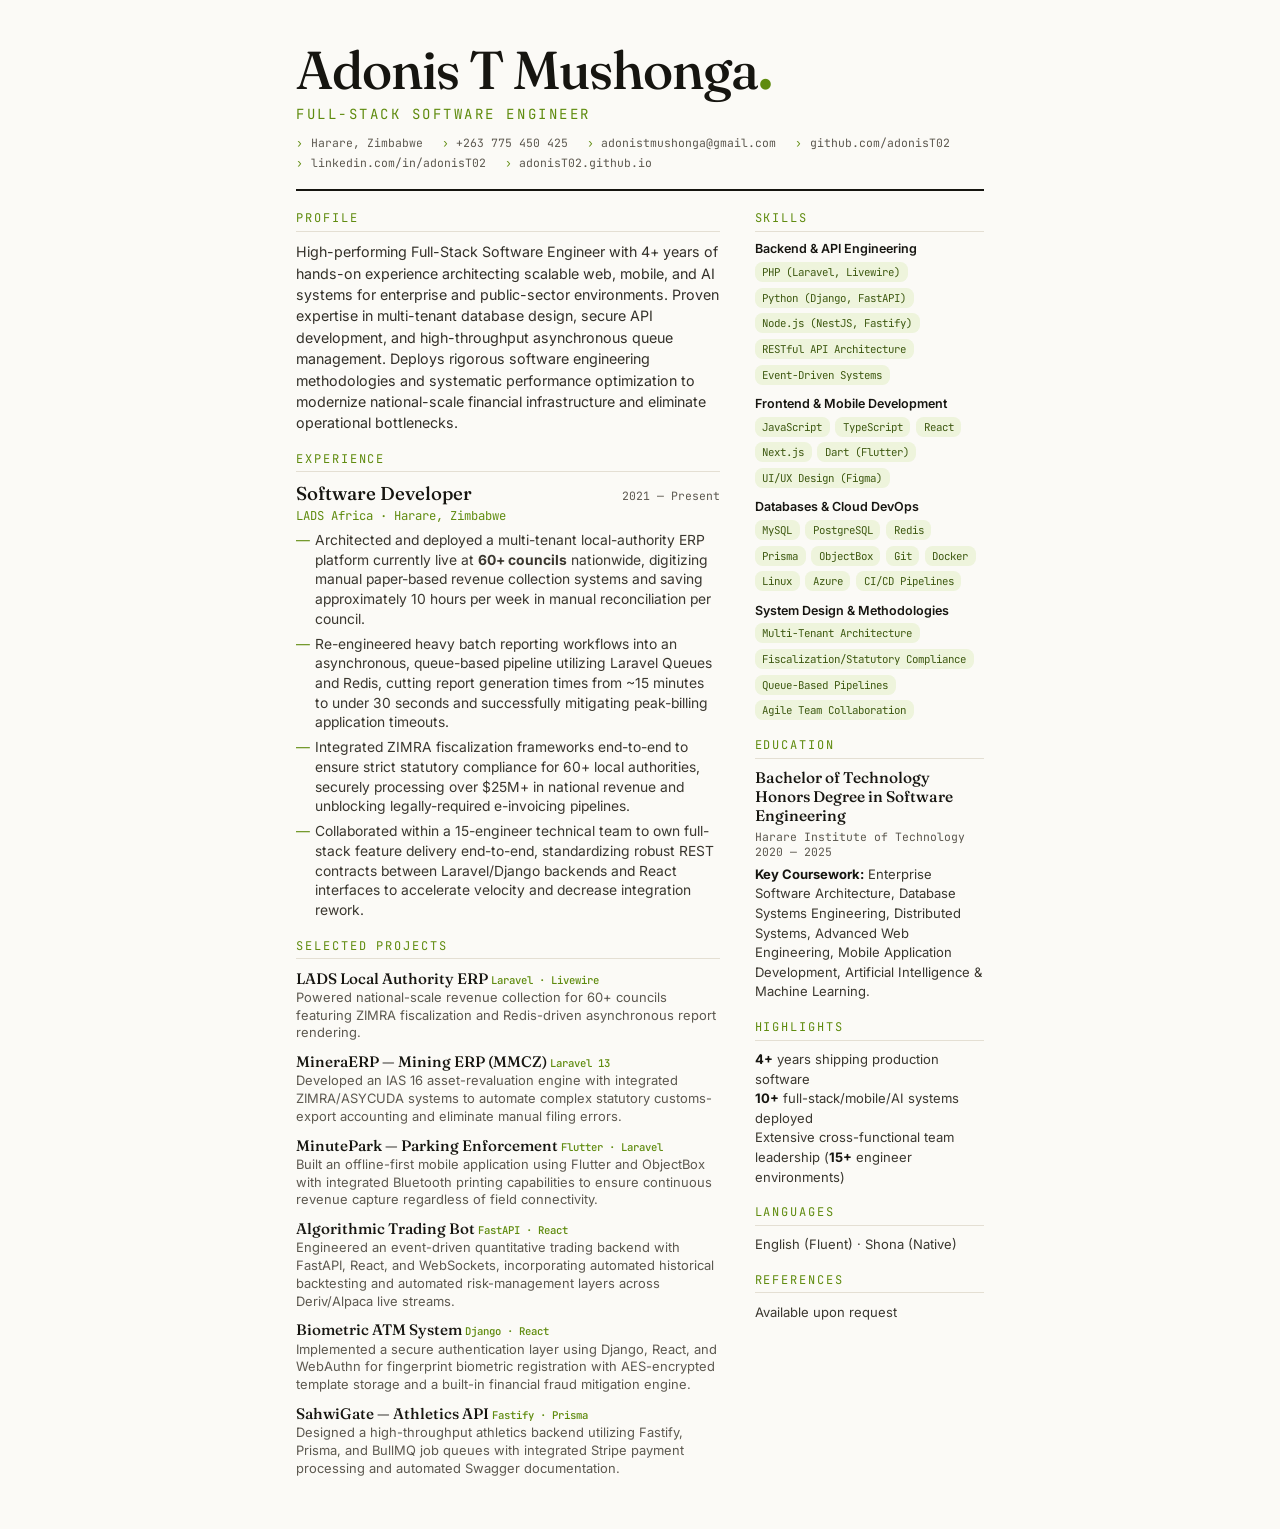
<file: resume.html>
<!DOCTYPE html>
<html lang="en">
<head>
  <meta charset="utf-8">
  <meta name="viewport" content="width=device-width, initial-scale=1.0">
  <title>Adonis T Mushonga — CV</title>
  <link rel="preconnect" href="https://fonts.googleapis.com">
  <link rel="preconnect" href="https://fonts.gstatic.com" crossorigin>
  <link href="https://fonts.googleapis.com/css2?family=Fraunces:ital,opsz,wght@0,9..144,400;0,9..144,500;0,9..144,600;1,9..144,400&family=Inter:wght@400;500;600&family=JetBrains+Mono:wght@400;500&display=swap" rel="stylesheet">
  <style>
    :root{
      --ink:#161510; --muted:#5c584f; --faint:#8a8579; --line:#e4dfd3;
      --accent:#5f8b0e; --accent-soft:#eef4dc; --paper:#fbfaf6;
      --serif:"Fraunces",Georgia,serif; --sans:"Inter",system-ui,sans-serif; --mono:"JetBrains Mono",Consolas,monospace;
    }
    *{box-sizing:border-box;margin:0;padding:0;}
    @page{ size:A4; margin:0; }
    html,body{ background:var(--paper); color:var(--ink); font-family:var(--sans); }
    body{ -webkit-print-color-adjust:exact; print-color-adjust:exact; }
    a{ color:inherit; text-decoration:none; }

    .page{ width:210mm; min-height:297mm; margin:0 auto; padding:12mm 14mm 9mm; background:var(--paper); }

    .head{ border-bottom:2px solid var(--ink); padding-bottom:5mm; margin-bottom:5mm; }
    .name{ font-family:var(--serif); font-weight:500; font-size:40pt; line-height:0.95; letter-spacing:-0.02em; }
    .name b{ color:var(--accent); }
    .role{ font-family:var(--mono); font-size:10.5pt; letter-spacing:0.18em; text-transform:uppercase; color:var(--accent); margin-top:2.5mm; }
    .contact{ font-family:var(--mono); font-size:8.6pt; color:var(--muted); margin-top:3mm; display:flex; flex-wrap:wrap; gap:1.5mm 5mm; }
    .contact span::before{ content:"›"; color:var(--accent); margin-right:2mm; }

    .grid{ display:grid; grid-template-columns:1.85fr 1fr; gap:9mm; }
    section{ margin-bottom:4.5mm; }
    .h{ font-family:var(--mono); font-size:9pt; letter-spacing:0.16em; text-transform:uppercase; color:var(--accent); margin-bottom:2.5mm; padding-bottom:1.2mm; border-bottom:1px solid var(--line); }

    .summary{ font-size:10.7pt; line-height:1.5; color:#333029; }

    .job{ margin-bottom:3.5mm; }
    .job__top{ display:flex; justify-content:space-between; align-items:baseline; gap:4mm; }
    .job__role{ font-family:var(--serif); font-size:14pt; font-weight:500; }
    .job__when{ font-family:var(--mono); font-size:8.6pt; color:var(--muted); white-space:nowrap; }
    .job__co{ font-family:var(--mono); font-size:9.2pt; color:var(--accent); margin:0.5mm 0 2mm; }
    .job ul{ list-style:none; }
    .job li{ position:relative; padding-left:5mm; font-size:10.4pt; line-height:1.42; color:#3a372f; margin-bottom:1.4mm; }
    .job li::before{ content:"—"; position:absolute; left:0; color:var(--accent); }

    .proj{ margin-bottom:2.6mm; }
    .proj__name{ font-family:var(--serif); font-size:11.4pt; font-weight:500; }
    .proj__name em{ font-style:normal; color:var(--accent); font-family:var(--mono); font-size:8pt; }
    .proj__desc{ font-size:9.7pt; color:var(--muted); line-height:1.38; margin-top:0.3mm; }

    .aside .h{ margin-top:0; }
    .skill-group{ margin-bottom:3mm; }
    .skill-group h4{ font-size:9.4pt; font-weight:600; margin-bottom:1.5mm; }
    .tags{ display:flex; flex-wrap:wrap; gap:1.5mm; }
    .tags span{ font-family:var(--mono); font-size:8.1pt; background:var(--accent-soft); color:#3f5a12; padding:0.8mm 2mm; border-radius:2mm; }
    .edu__deg{ font-family:var(--serif); font-size:11.6pt; font-weight:500; }
    .edu__meta{ font-family:var(--mono); font-size:8.6pt; color:var(--muted); margin-top:1mm; }
    .kv{ font-size:9.8pt; color:#3a372f; line-height:1.5; }
    .kv b{ color:var(--ink); }
    .edu__course{ margin-top:1.5mm; }
  </style>
</head>
<body>
  <div class="page">
    <header class="head">
      <div class="name">Adonis T Mushonga<b>.</b></div>
      <div class="role">Full-Stack Software Engineer</div>
      <div class="contact">
        <span>Harare, Zimbabwe</span>
        <span>+263 775 450 425</span>
        <span>adonistmushonga@gmail.com</span>
        <span>github.com/adonisT02</span>
        <span>linkedin.com/in/adonisT02</span>
        <span>adonisT02.github.io</span>
      </div>
    </header>

    <div class="grid">
      <main>
        <section>
          <div class="h">Profile</div>
          <p class="summary">
            High-performing Full-Stack Software Engineer with 4+ years of hands-on experience architecting scalable
            web, mobile, and AI systems for enterprise and public-sector environments. Proven expertise in
            multi-tenant database design, secure API development, and high-throughput asynchronous queue management.
            Deploys rigorous software engineering methodologies and systematic performance optimization to modernize
            national-scale financial infrastructure and eliminate operational bottlenecks.
          </p>
        </section>

        <section>
          <div class="h">Experience</div>
          <div class="job">
            <div class="job__top">
              <div class="job__role">Software Developer</div>
              <div class="job__when">2021 — Present</div>
            </div>
            <div class="job__co">LADS Africa · Harare, Zimbabwe</div>
            <ul>
              <li>Architected and deployed a multi-tenant local-authority ERP platform currently live at <b>60+ councils</b> nationwide, digitizing manual paper-based revenue collection systems and saving approximately 10 hours per week in manual reconciliation per council.</li>
              <li>Re-engineered heavy batch reporting workflows into an asynchronous, queue-based pipeline utilizing Laravel Queues and Redis, cutting report generation times from ~15 minutes to under 30 seconds and successfully mitigating peak-billing application timeouts.</li>
              <li>Integrated ZIMRA fiscalization frameworks end-to-end to ensure strict statutory compliance for 60+ local authorities, securely processing over $25M+ in national revenue and unblocking legally-required e-invoicing pipelines.</li>
              <li>Collaborated within a 15-engineer technical team to own full-stack feature delivery end-to-end, standardizing robust REST contracts between Laravel/Django backends and React interfaces to accelerate velocity and decrease integration rework.</li>
            </ul>
          </div>
        </section>

        <section>
          <div class="h">Selected Projects</div>
          <div class="proj"><div class="proj__name">LADS Local Authority ERP <em>Laravel · Livewire</em></div><div class="proj__desc">Powered national-scale revenue collection for 60+ councils featuring ZIMRA fiscalization and Redis-driven asynchronous report rendering.</div></div>
          <div class="proj"><div class="proj__name">MineraERP — Mining ERP (MMCZ) <em>Laravel 13</em></div><div class="proj__desc">Developed an IAS 16 asset-revaluation engine with integrated ZIMRA/ASYCUDA systems to automate complex statutory customs-export accounting and eliminate manual filing errors.</div></div>
          <div class="proj"><div class="proj__name">MinutePark — Parking Enforcement <em>Flutter · Laravel</em></div><div class="proj__desc">Built an offline-first mobile application using Flutter and ObjectBox with integrated Bluetooth printing capabilities to ensure continuous revenue capture regardless of field connectivity.</div></div>
          <div class="proj"><div class="proj__name">Algorithmic Trading Bot <em>FastAPI · React</em></div><div class="proj__desc">Engineered an event-driven quantitative trading backend with FastAPI, React, and WebSockets, incorporating automated historical backtesting and automated risk-management layers across Deriv/Alpaca live streams.</div></div>
          <div class="proj"><div class="proj__name">Biometric ATM System <em>Django · React</em></div><div class="proj__desc">Implemented a secure authentication layer using Django, React, and WebAuthn for fingerprint biometric registration with AES-encrypted template storage and a built-in financial fraud mitigation engine.</div></div>
          <div class="proj"><div class="proj__name">SahwiGate — Athletics API <em>Fastify · Prisma</em></div><div class="proj__desc">Designed a high-throughput athletics backend utilizing Fastify, Prisma, and BullMQ job queues with integrated Stripe payment processing and automated Swagger documentation.</div></div>
        </section>
      </main>

      <aside class="aside">
        <section>
          <div class="h">Skills</div>
          <div class="skill-group"><h4>Backend &amp; API Engineering</h4><div class="tags"><span>PHP (Laravel, Livewire)</span><span>Python (Django, FastAPI)</span><span>Node.js (NestJS, Fastify)</span><span>RESTful API Architecture</span><span>Event-Driven Systems</span></div></div>
          <div class="skill-group"><h4>Frontend &amp; Mobile Development</h4><div class="tags"><span>JavaScript</span><span>TypeScript</span><span>React</span><span>Next.js</span><span>Dart (Flutter)</span><span>UI/UX Design (Figma)</span></div></div>
          <div class="skill-group"><h4>Databases &amp; Cloud DevOps</h4><div class="tags"><span>MySQL</span><span>PostgreSQL</span><span>Redis</span><span>Prisma</span><span>ObjectBox</span><span>Git</span><span>Docker</span><span>Linux</span><span>Azure</span><span>CI/CD Pipelines</span></div></div>
          <div class="skill-group"><h4>System Design &amp; Methodologies</h4><div class="tags"><span>Multi-Tenant Architecture</span><span>Fiscalization/Statutory Compliance</span><span>Queue-Based Pipelines</span><span>Agile Team Collaboration</span></div></div>
        </section>

        <section>
          <div class="h">Education</div>
          <div class="edu__deg">Bachelor of Technology Honors Degree in Software Engineering</div>
          <div class="edu__meta">Harare Institute of Technology<br>2020 — 2025</div>
          <p class="kv edu__course"><b>Key Coursework:</b> Enterprise Software Architecture, Database Systems Engineering, Distributed Systems, Advanced Web Engineering, Mobile Application Development, Artificial Intelligence &amp; Machine Learning.</p>
        </section>

        <section>
          <div class="h">Highlights</div>
          <p class="kv"><b>4+</b> years shipping production software<br><b>10+</b> full-stack/mobile/AI systems deployed<br>Extensive cross-functional team leadership (<b>15+</b> engineer environments)</p>
        </section>

        <section>
          <div class="h">Languages</div>
          <p class="kv">English (Fluent) · Shona (Native)</p>
        </section>

        <section>
          <div class="h">References</div>
          <p class="kv">Available upon request</p>
        </section>
      </aside>
    </div>
  </div>
</body>
</html>
</file>
